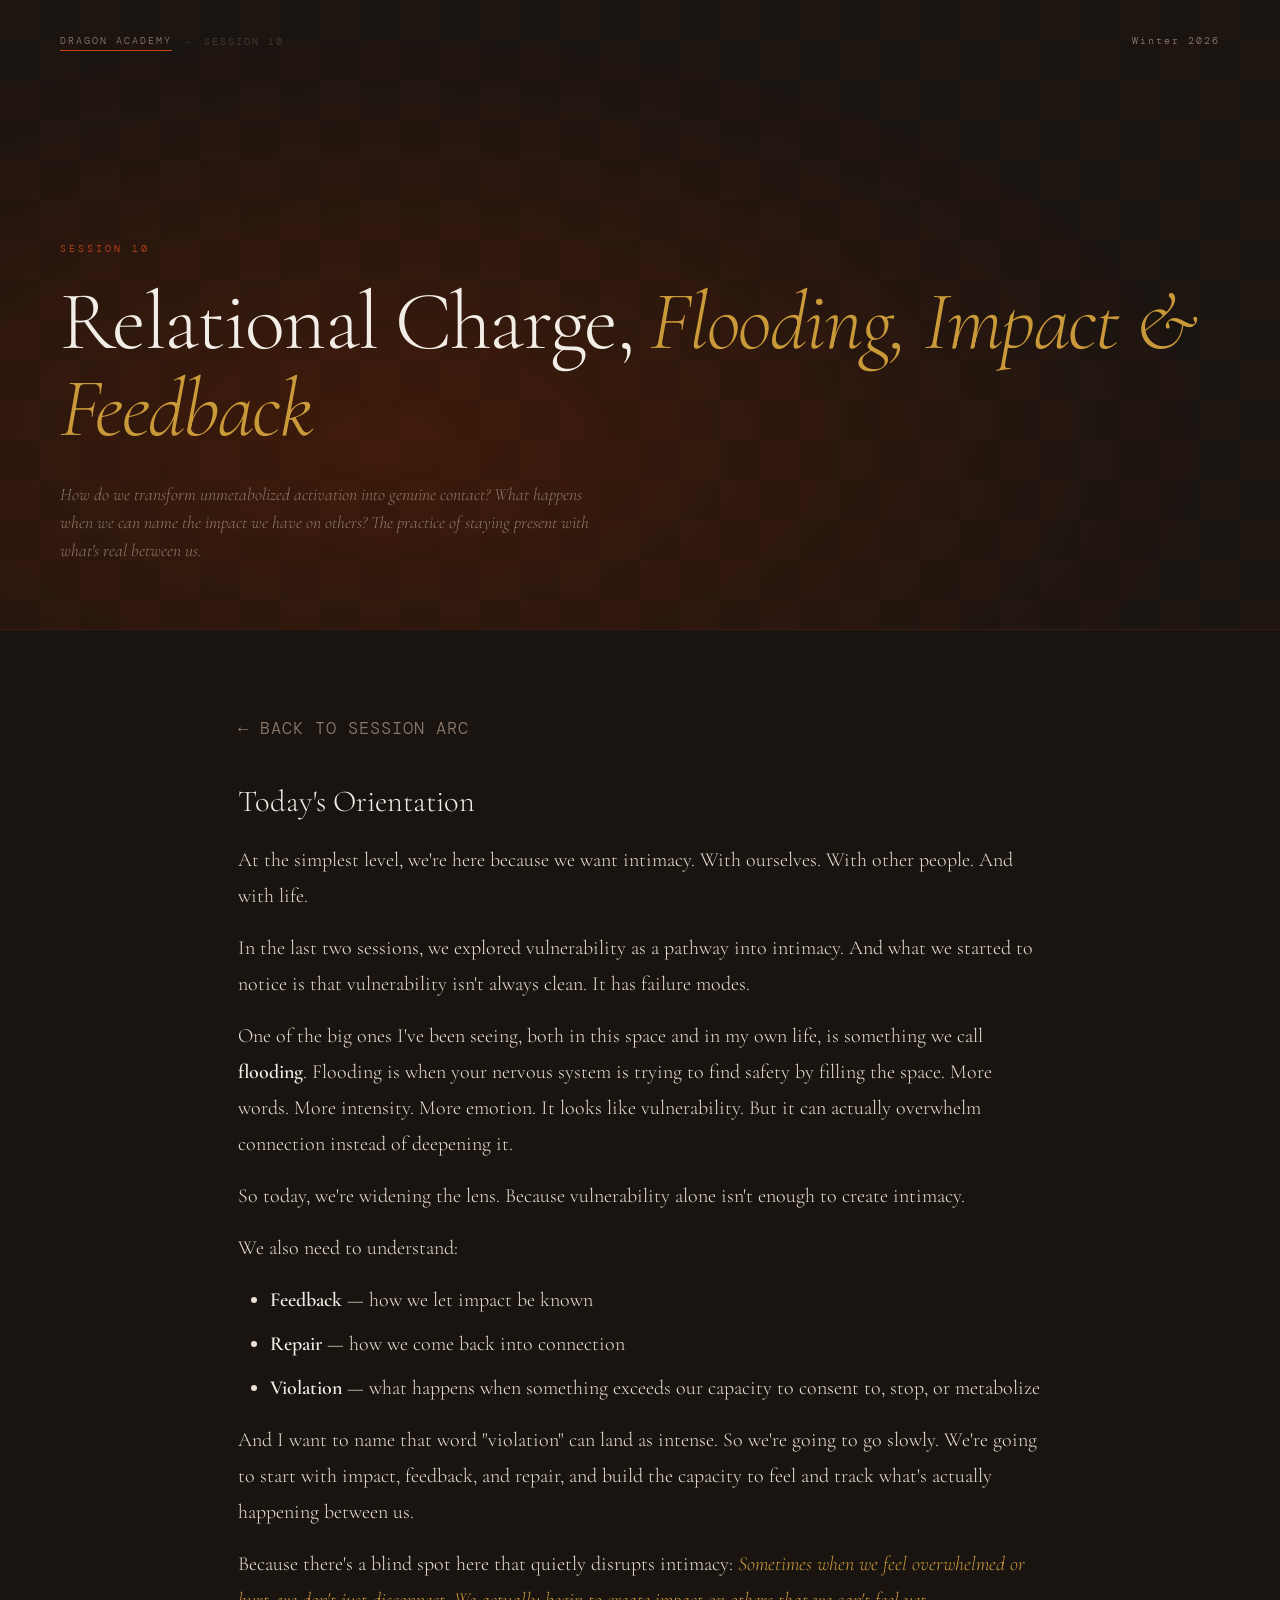
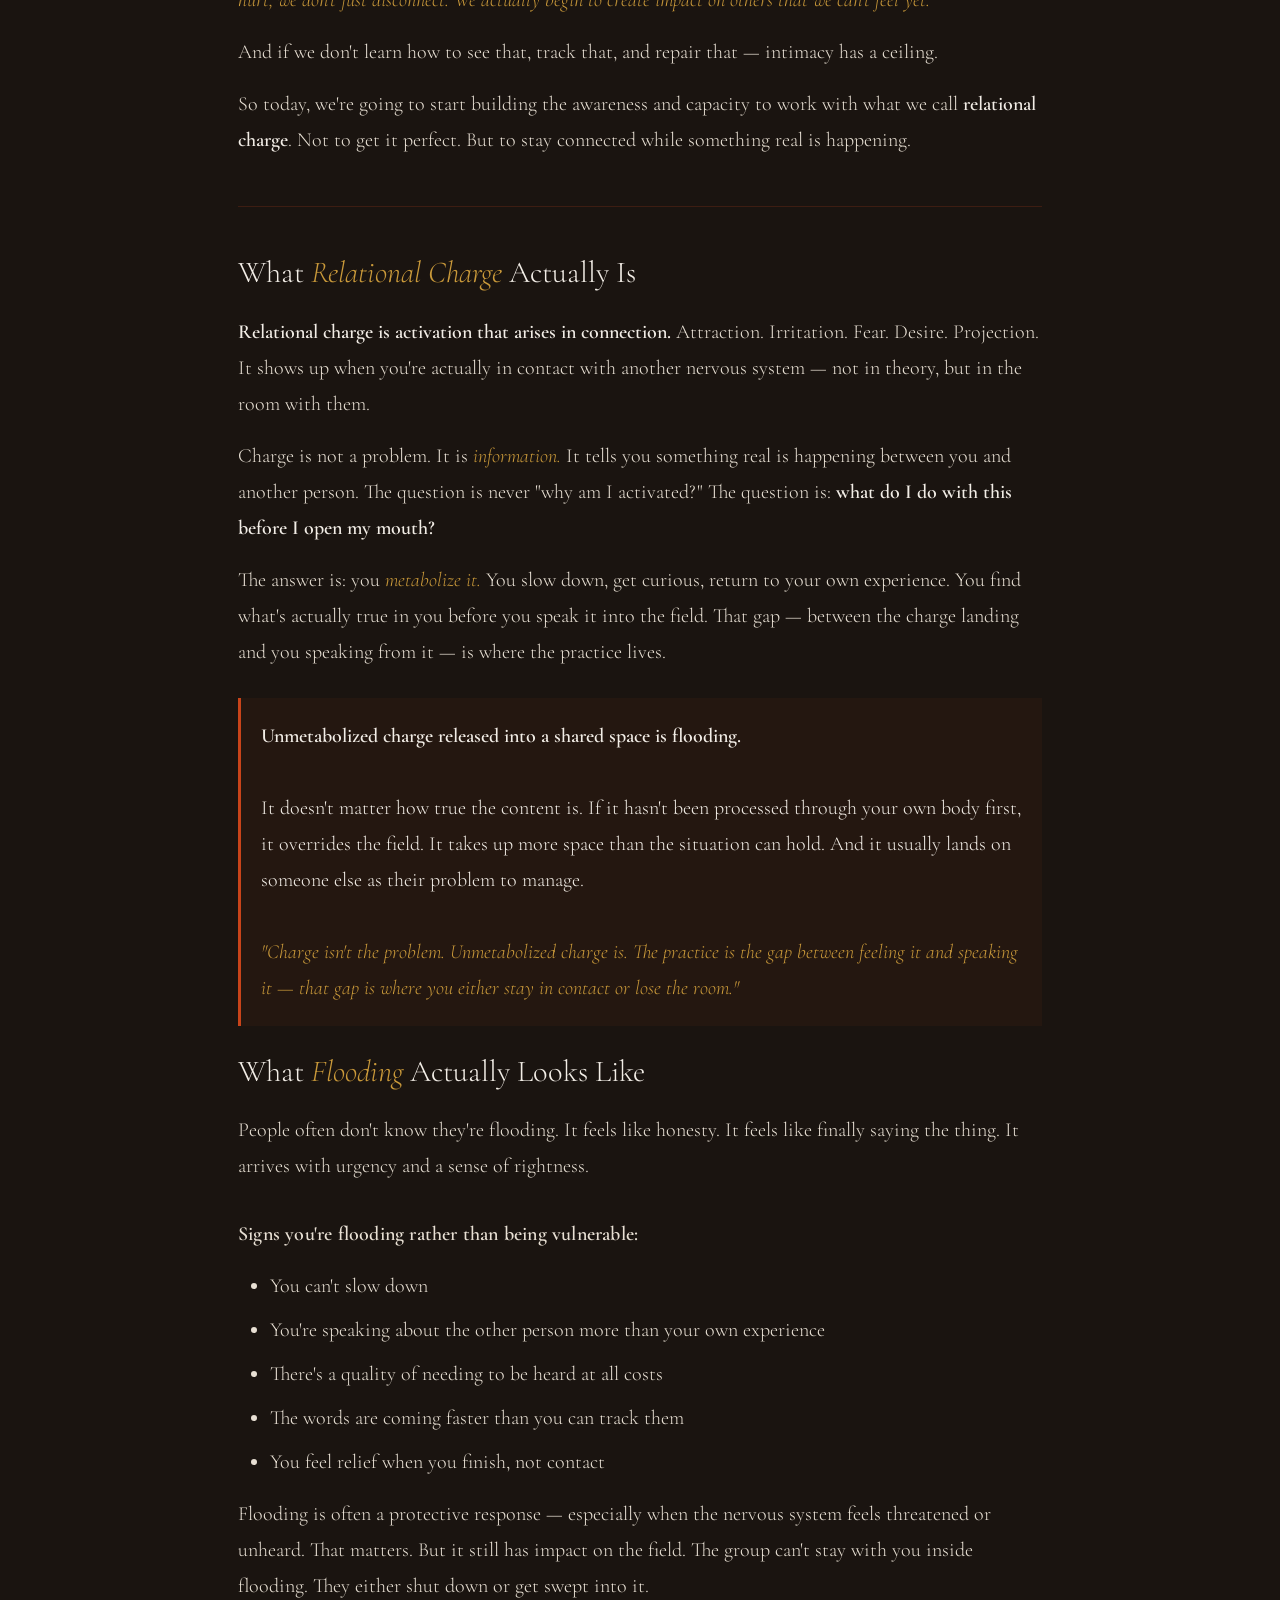
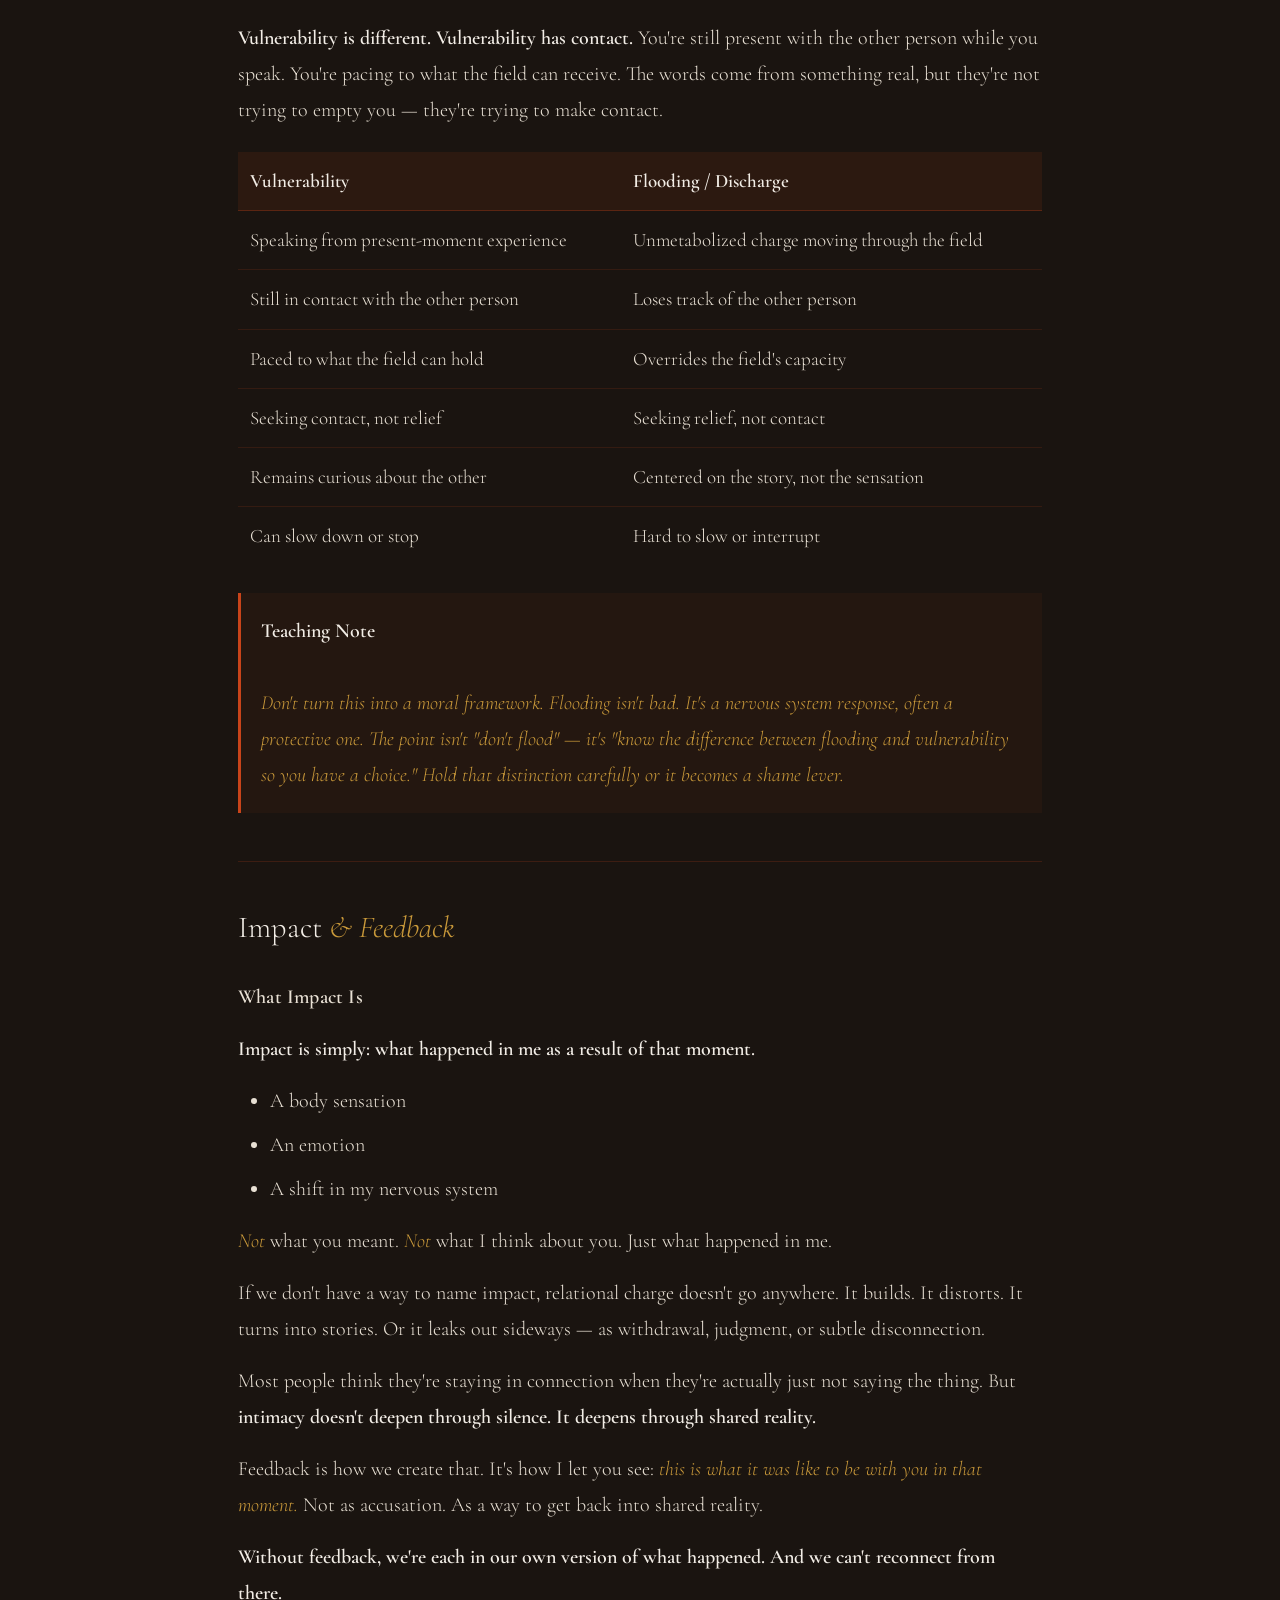
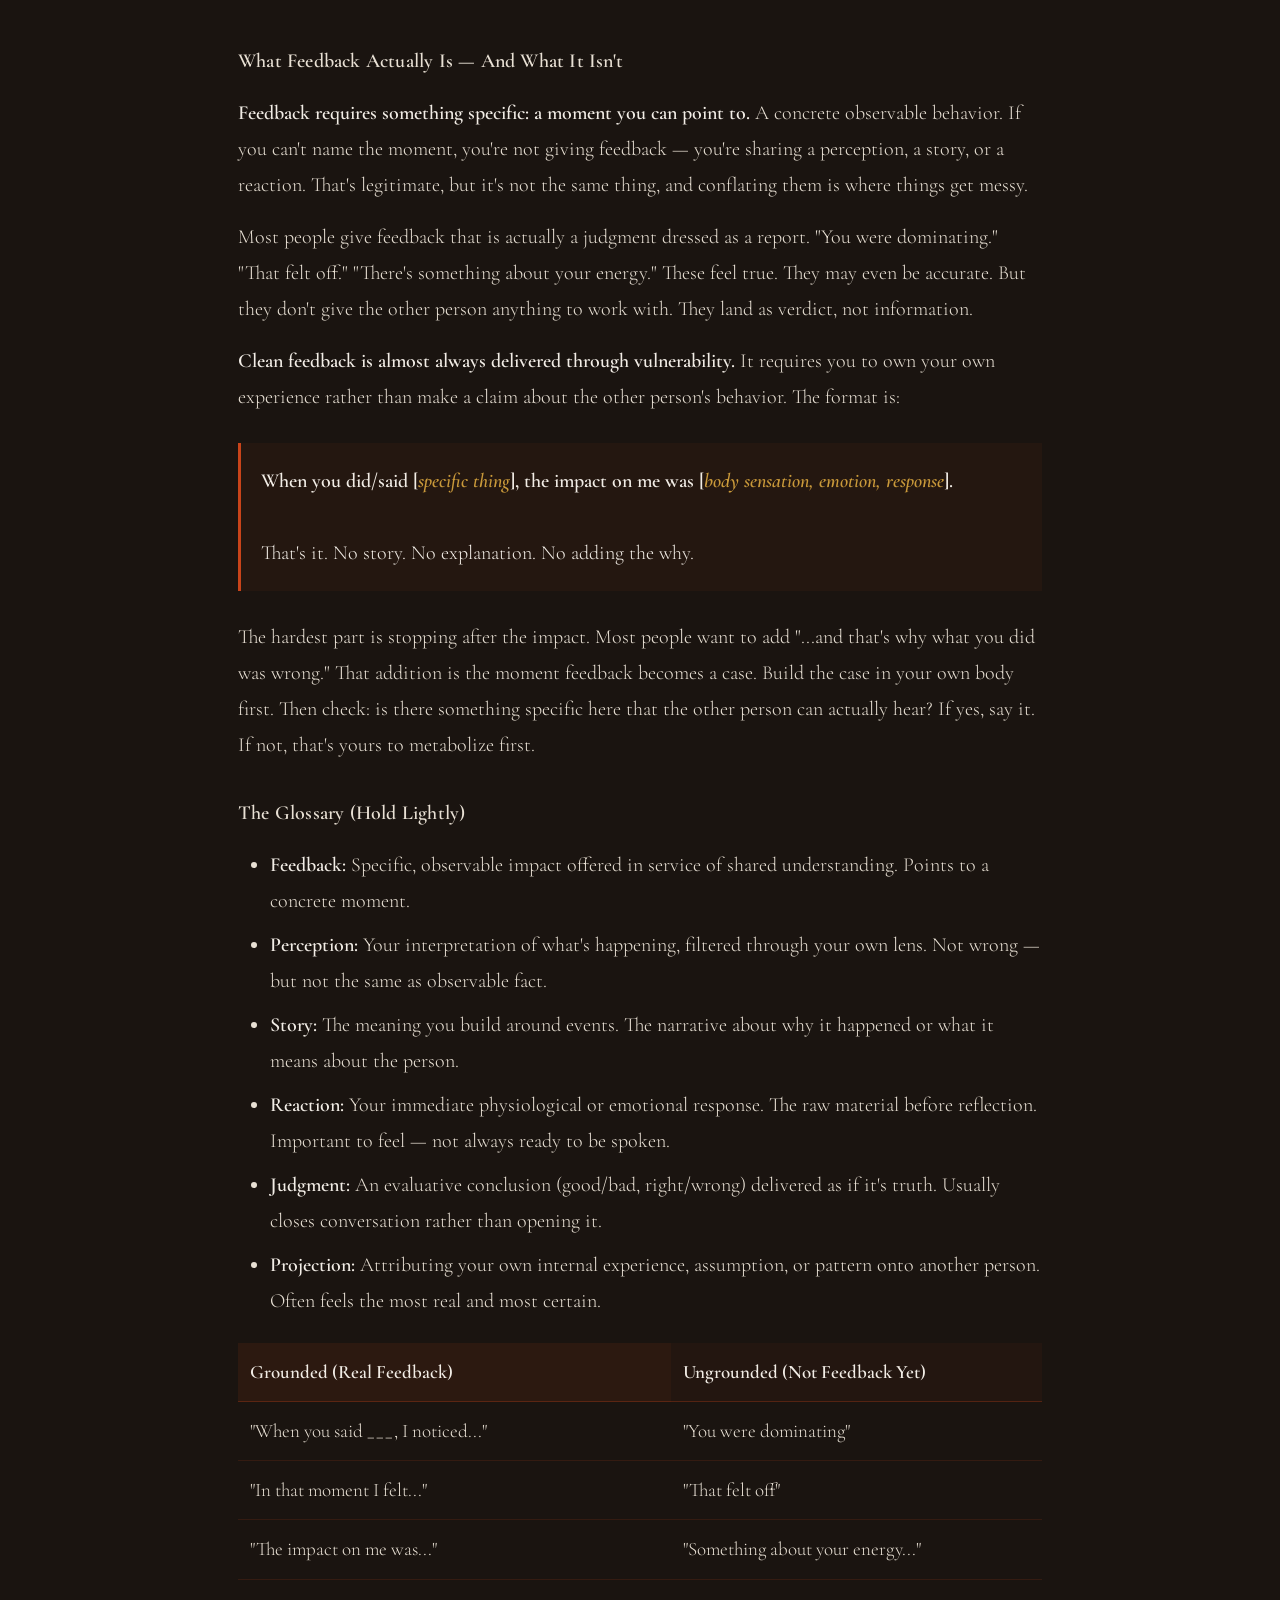
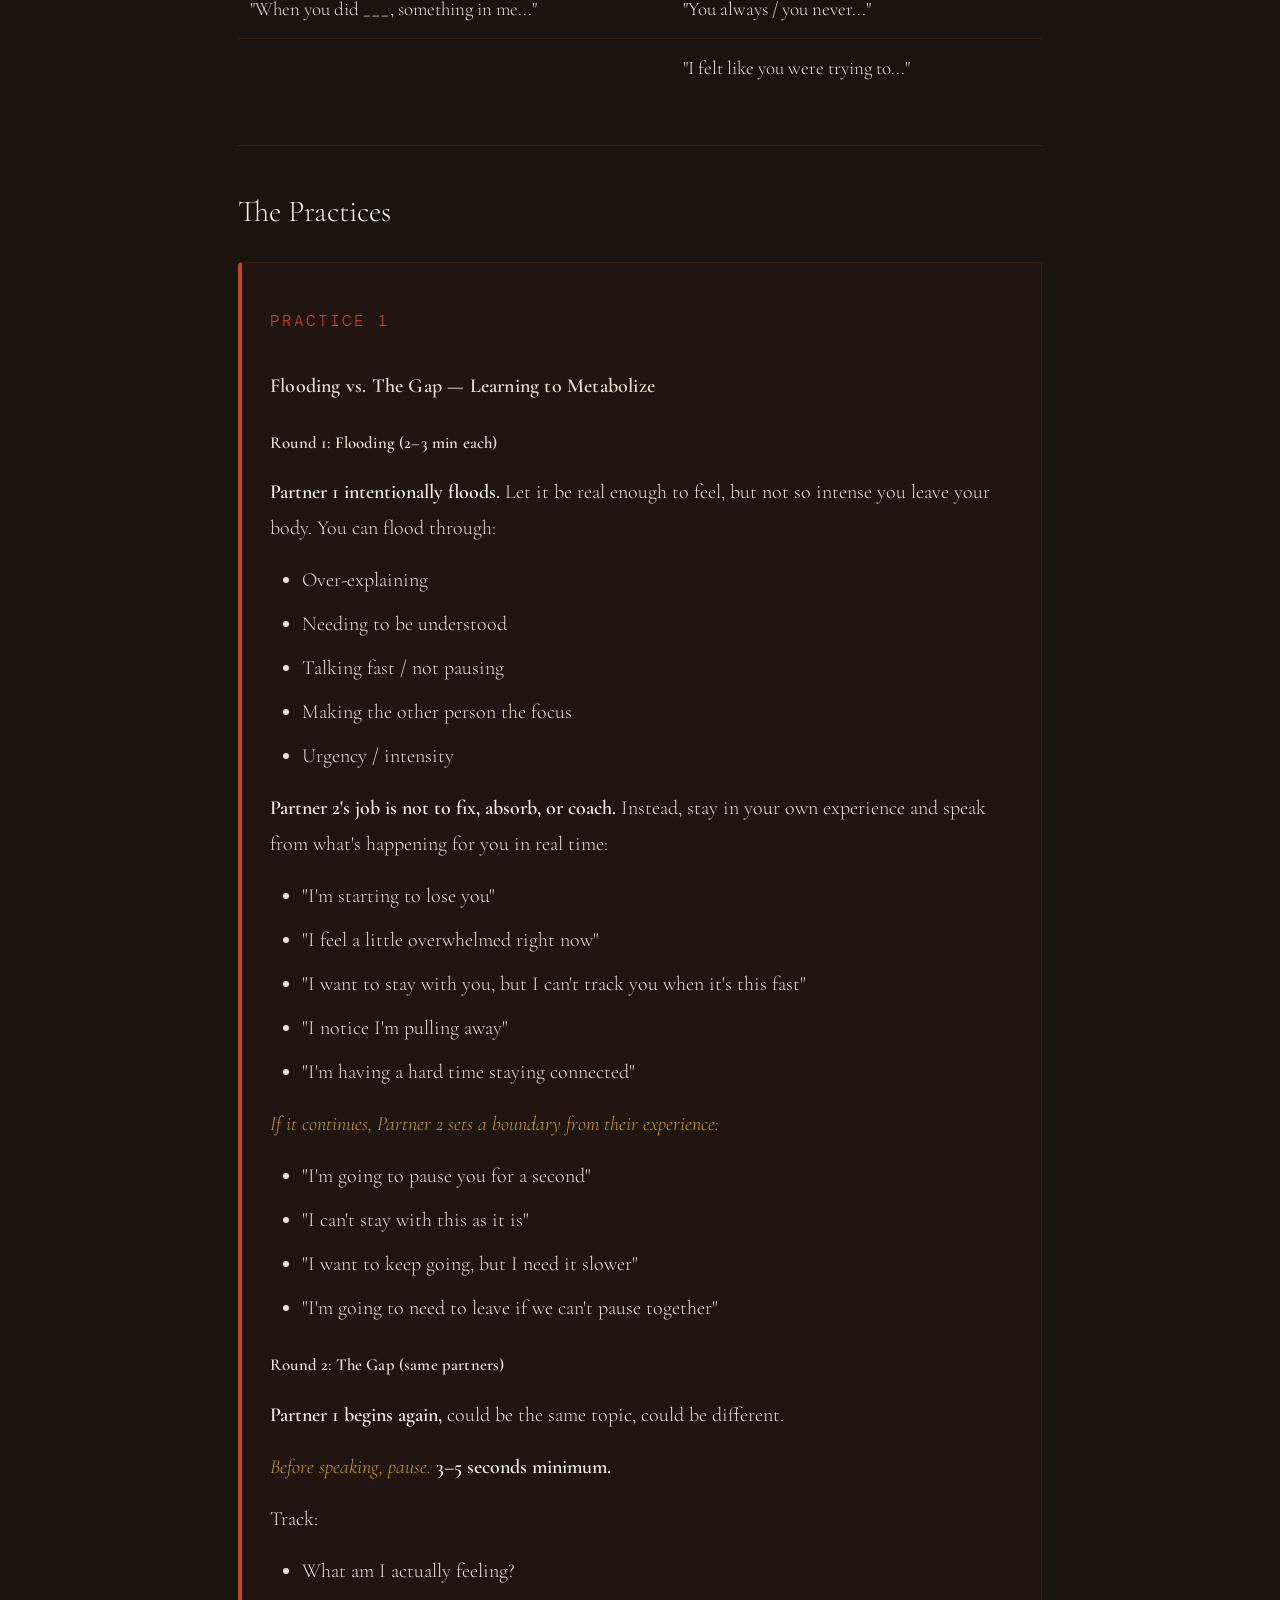
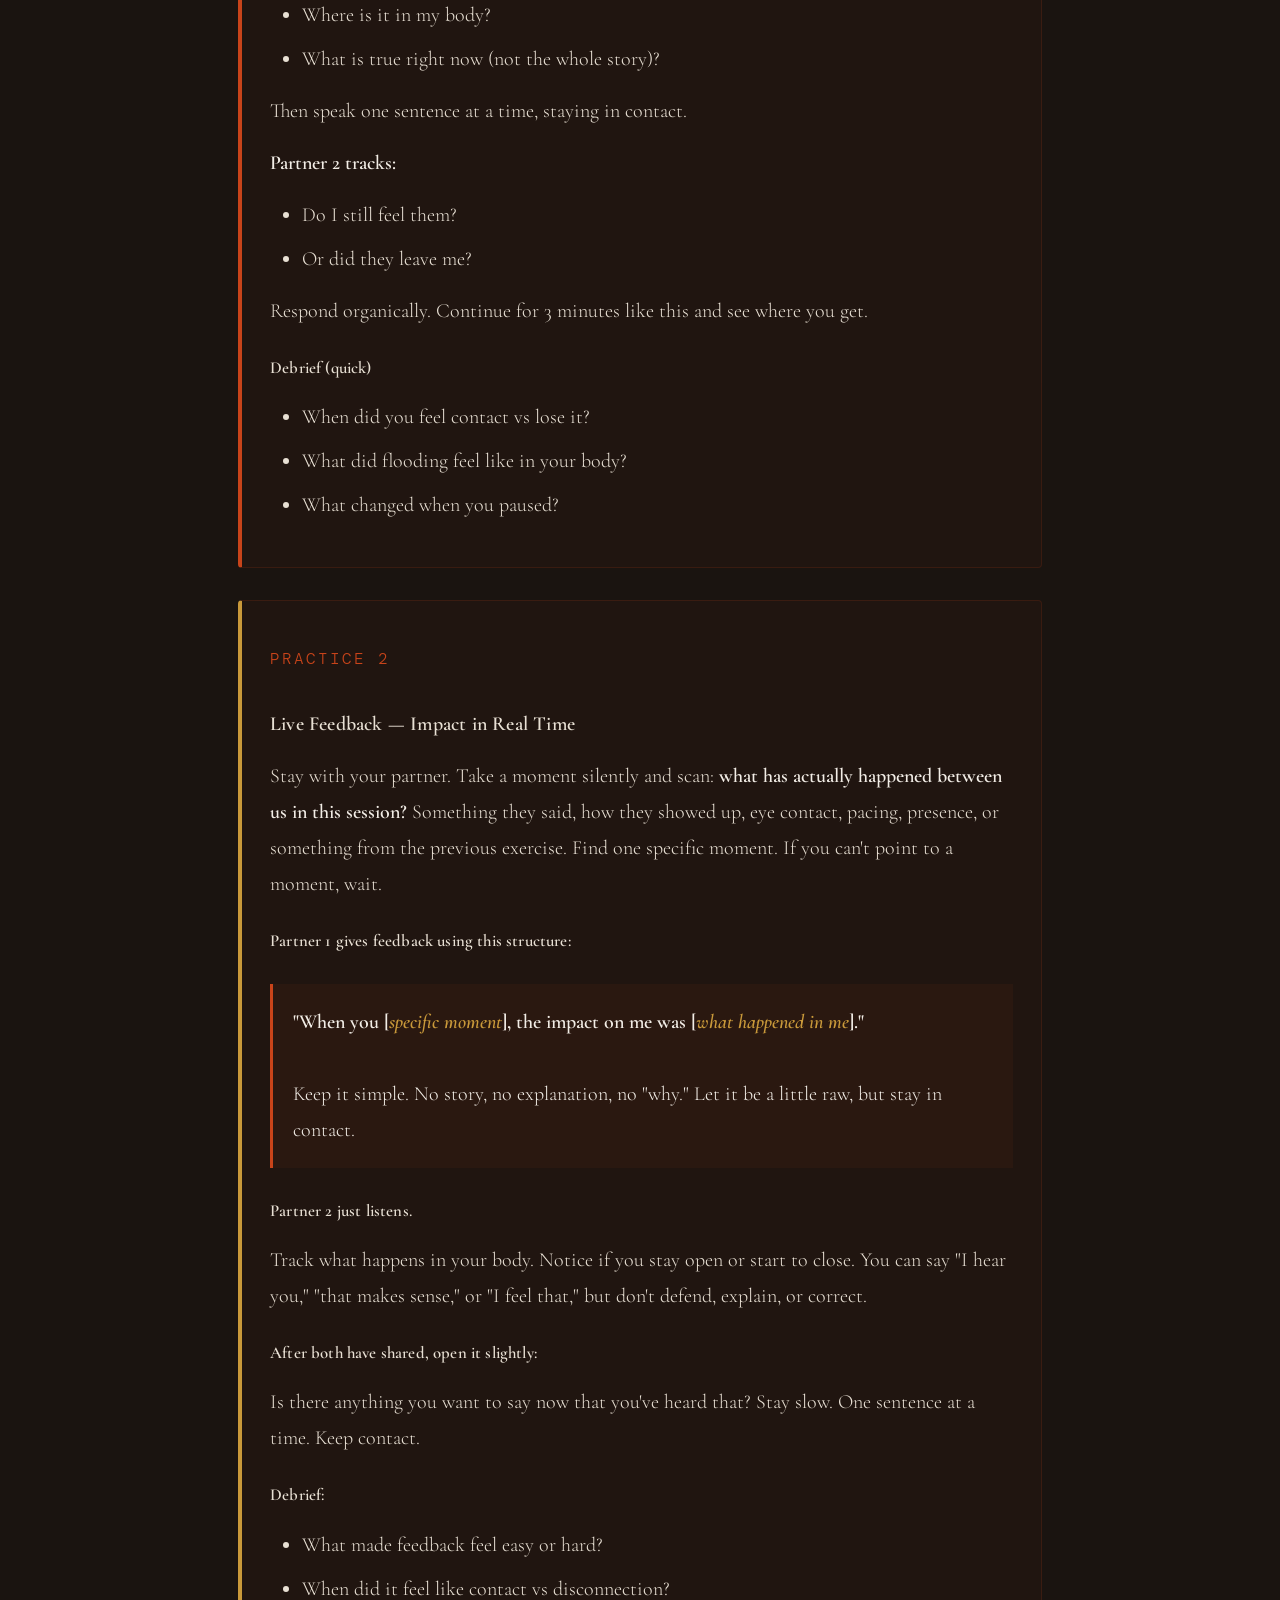
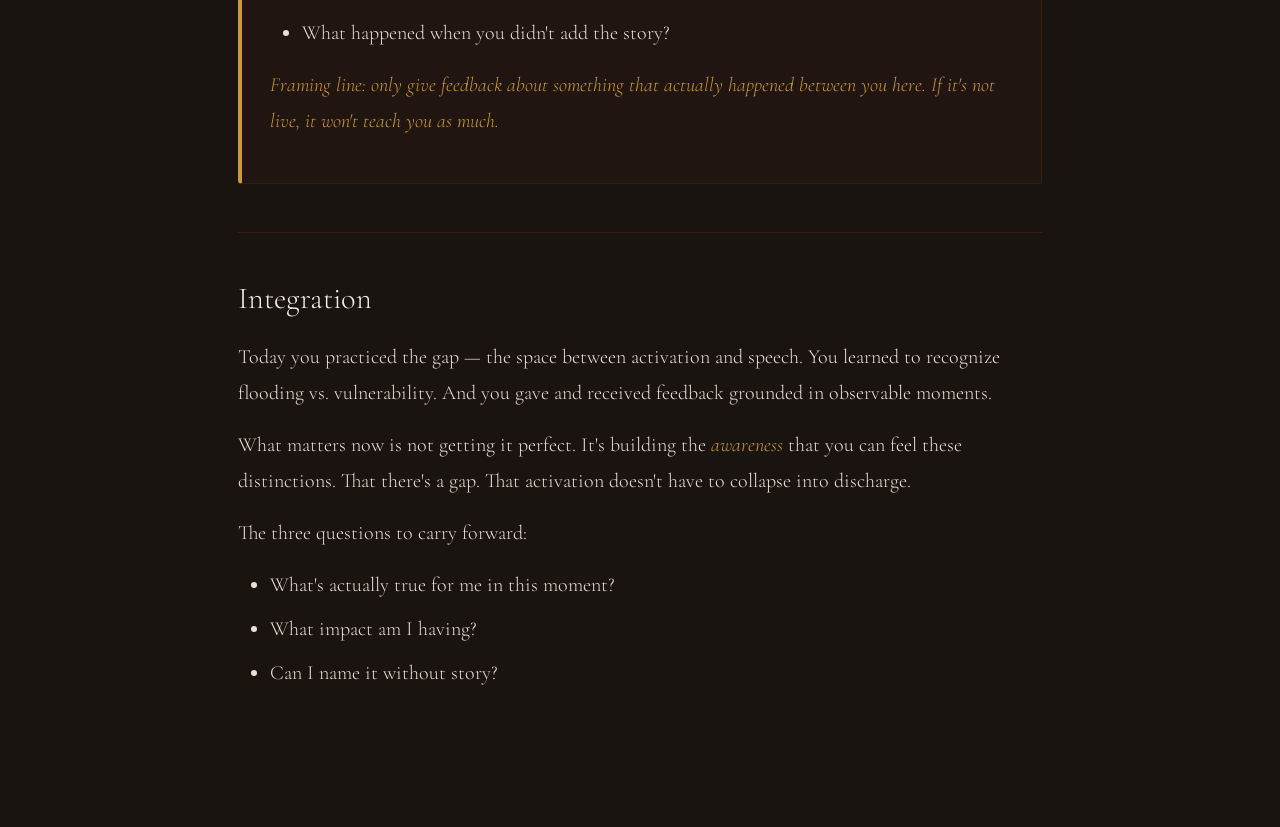
<file: session-10-guide.html>
<!DOCTYPE html>
<html lang="en">
<head>
<meta charset="UTF-8">
<meta name="viewport" content="width=device-width, initial-scale=1.0">
<title>Session 10 · Relational Charge, Flooding, Impact & Feedback · Dragon Academy</title>
<link href="https://fonts.googleapis.com/css2?family=Cormorant+Garamond:ital,wght@0,300;0,400;0,600;1,300;1,400&family=DM+Mono:wght@300;400&display=swap" rel="stylesheet">
<style>
  :root {
    --ember: #c8441a;
    --gold: #c9993a;
    --ash: #e8e0d4;
    --char: #1a1410;
    --warm-mid: #8c7a6a;
    --light-ash: #f2ede6;
    --deep-red: #7a1f0a;
  }

  * { margin: 0; padding: 0; box-sizing: border-box; }

  body {
    background: var(--char);
    color: var(--ash);
    font-family: 'Cormorant Garamond', Georgia, serif;
    font-size: 20px;
    line-height: 1.8;
    font-weight: 300;
  }

  /* ── HERO ── */
  .hero {
    min-height: 70vh;
    display: flex;
    flex-direction: column;
    justify-content: flex-end;
    padding: 80px 60px 64px;
    background: radial-gradient(ellipse at 30% 70%, #3d1a0a 0%, var(--char) 65%);
    position: relative;
    overflow: hidden;
    border-bottom: 1px solid rgba(200,68,26,0.2);
  }

  .hero::before {
    content: '';
    position: absolute;
    inset: 0;
    background: url("data:image/svg+xml,%3Csvg width='80' height='80' viewBox='0 0 80 80' xmlns='http://www.w3.org/2000/svg'%3E%3Cg fill='%23c8441a' fill-opacity='0.03'%3E%3Cpath d='M0 0h40v40H0V0zm40 40h40v40H40V40z'/%3E%3C/g%3E%3C/svg%3E");
  }

  .hero-nav {
    position: absolute;
    top: 32px; left: 60px;
    font-family: 'DM Mono', monospace;
    font-size: 10px;
    letter-spacing: 2px;
    text-transform: uppercase;
    color: var(--warm-mid);
    display: flex;
    gap: 12px;
    align-items: center;
  }

  .hero-nav span { color: rgba(140,122,106,0.4); }

  .hero-session {
    font-family: 'DM Mono', monospace;
    font-size: 10px;
    letter-spacing: 3px;
    text-transform: uppercase;
    color: var(--ember);
    margin-bottom: 20px;
    position: relative;
  }

  .hero h1 {
    font-size: clamp(3rem, 7vw, 5.2rem);
    font-weight: 300;
    line-height: 1.05;
    letter-spacing: -0.02em;
    color: var(--light-ash);
    position: relative;
    margin-bottom: 28px;
  }

  .hero h1 em {
    font-style: italic;
    color: var(--gold);
  }

  .hero-byline {
    font-size: 1.1rem;
    color: var(--warm-mid);
    font-style: italic;
    max-width: 540px;
    position: relative;
    line-height: 1.6;
  }

  .hero-date {
    position: absolute;
    top: 32px; right: 60px;
    font-family: 'DM Mono', monospace;
    font-size: 10px;
    letter-spacing: 2px;
    color: var(--warm-mid);
    text-align: right;
  }

  /* ── BODY ── */
  .body {
    max-width: 900px;
    margin: 0 auto;
    padding: 80px 48px 120px;
  }

  /* ── TYPOGRAPHY ── */
  h2 {
    font-size: 1.9rem;
    font-weight: 300;
    color: var(--light-ash);
    margin-bottom: 22px;
    line-height: 1.2;
  }
  h2 em { font-style: italic; color: var(--gold); }

  h3 {
    font-size: 1.25rem;
    font-weight: 600;
    color: var(--ash);
    margin: 32px 0 12px;
    letter-spacing: 0.01em;
  }

  h4 {
    font-size: 1.05rem;
    font-weight: 600;
    color: var(--ash);
    margin: 24px 0 8px;
    letter-spacing: 0.01em;
  }

  p {
    margin: 16px 0;
    color: var(--ash);
  }

  strong { color: var(--light-ash); font-weight: 600; }
  em { font-style: italic; color: var(--gold); }

  ul, ol { margin: 16px 0 16px 32px; }
  li { margin: 8px 0; }

  a { color: var(--ember); text-decoration: none; border-bottom: 1px solid var(--ember); }
  a:hover { opacity: 0.8; }

  .teaching-box {
    background: rgba(200,68,26,0.06);
    border-left: 3px solid var(--ember);
    padding: 20px;
    margin: 28px 0;
    color: var(--light-ash);
  }

  .teaching-box em { font-style: italic; }

  .comparison-table {
    width: 100%;
    border-collapse: collapse;
    margin: 24px 0;
    font-size: 0.95em;
  }

  .comparison-table th {
    background: rgba(200,68,26,0.1);
    color: var(--light-ash);
    padding: 12px;
    text-align: left;
    font-weight: 600;
    border-bottom: 1px solid rgba(200,68,26,0.3);
  }

  .comparison-table td {
    padding: 12px;
    border-bottom: 1px solid rgba(200,68,26,0.15);
  }

  .comparison-table tr:last-child td {
    border-bottom: none;
  }

  .practice-section {
    background: rgba(200,68,26,0.04);
    border: 1px solid rgba(200,68,26,0.15);
    padding: 28px;
    margin: 32px 0;
    border-radius: 4px;
  }

  .practice-section.practice-1 { border-left: 4px solid var(--ember); }
  .practice-section.practice-2 { border-left: 4px solid var(--gold); }
  .practice-section.practice-3 { border-left: 4px solid var(--warm-mid); }

  .practice-label {
    font-family: 'DM Mono', monospace;
    font-size: 0.8em;
    letter-spacing: 2px;
    text-transform: uppercase;
    color: var(--ember);
    margin-bottom: 8px;
  }

  .back-link {
    display: inline-block;
    margin-bottom: 40px;
    font-family: 'DM Mono', monospace;
    font-size: 0.85em;
    letter-spacing: 1px;
    text-transform: uppercase;
    color: var(--warm-mid);
    text-decoration: none;
    border: none;
  }

  .back-link:hover { color: var(--ember); }
</style>
</head>
<body>

<!-- HERO -->
<div class="hero">
  <div class="hero-nav">
    <a href="index.html" style="color: var(--warm-mid); text-decoration: none;">Dragon Academy</a>
    <span>→</span>
    <span>Session 10</span>
  </div>

  <div class="hero-session">Session 10</div>
  
  <h1>Relational Charge, <em>Flooding, Impact & Feedback</em></h1>
  
  <div class="hero-byline">
    How do we transform unmetabolized activation into genuine contact? What happens when we can name the impact we have on others? The practice of staying present with what's real between us.
  </div>

  <div class="hero-date">Winter 2026</div>
</div>

<!-- BODY -->
<div class="body">

<a href="index.html" class="back-link">← Back to Session Arc</a>

<h2>Today's Orientation</h2>

<p>At the simplest level, we're here because we want intimacy. With ourselves. With other people. And with life.</p>

<p>In the last two sessions, we explored vulnerability as a pathway into intimacy. And what we started to notice is that vulnerability isn't always clean. It has failure modes.</p>

<p>One of the big ones I've been seeing, both in this space and in my own life, is something we call <strong>flooding</strong>. Flooding is when your nervous system is trying to find safety by filling the space. More words. More intensity. More emotion. It looks like vulnerability. But it can actually overwhelm connection instead of deepening it.</p>

<p>So today, we're widening the lens. Because vulnerability alone isn't enough to create intimacy.</p>

<p>We also need to understand:</p>
<ul>
  <li><strong>Feedback</strong> — how we let impact be known</li>
  <li><strong>Repair</strong> — how we come back into connection</li>
  <li><strong>Violation</strong> — what happens when something exceeds our capacity to consent to, stop, or metabolize</li>
</ul>

<p>And I want to name that word "violation" can land as intense. So we're going to go slowly. We're going to start with impact, feedback, and repair, and build the capacity to feel and track what's actually happening between us.</p>

<p>Because there's a blind spot here that quietly disrupts intimacy: <em>Sometimes when we feel overwhelmed or hurt, we don't just disconnect. We actually begin to create impact on others that we can't feel yet.</em></p>

<p>And if we don't learn how to see that, track that, and repair that — intimacy has a ceiling.</p>

<p>So today, we're going to start building the awareness and capacity to work with what we call <strong>relational charge</strong>. Not to get it perfect. But to stay connected while something real is happening.</p>

<hr style="border: none; border-top: 1px solid rgba(200,68,26,0.2); margin: 48px 0;">

<h2>What <em>Relational Charge</em> Actually Is</h2>

<p><strong>Relational charge is activation that arises in connection.</strong> Attraction. Irritation. Fear. Desire. Projection. It shows up when you're actually in contact with another nervous system — not in theory, but in the room with them.</p>

<p>Charge is not a problem. It is <em>information.</em> It tells you something real is happening between you and another person. The question is never "why am I activated?" The question is: <strong>what do I do with this before I open my mouth?</strong></p>

<p>The answer is: you <em>metabolize it.</em> You slow down, get curious, return to your own experience. You find what's actually true in you before you speak it into the field. That gap — between the charge landing and you speaking from it — is where the practice lives.</p>

<div class="teaching-box">
  <strong>Unmetabolized charge released into a shared space is flooding.</strong><br><br>
  It doesn't matter how true the content is. If it hasn't been processed through your own body first, it overrides the field. It takes up more space than the situation can hold. And it usually lands on someone else as their problem to manage.<br><br>
  <em>"Charge isn't the problem. Unmetabolized charge is. The practice is the gap between feeling it and speaking it — that gap is where you either stay in contact or lose the room."</em>
</div>

<h2>What <em>Flooding</em> Actually Looks Like</h2>

<p>People often don't know they're flooding. It feels like honesty. It feels like finally saying the thing. It arrives with urgency and a sense of rightness.</p>

<h3>Signs you're flooding rather than being vulnerable:</h3>
<ul>
  <li>You can't slow down</li>
  <li>You're speaking about the other person more than your own experience</li>
  <li>There's a quality of needing to be heard at all costs</li>
  <li>The words are coming faster than you can track them</li>
  <li>You feel relief when you finish, not contact</li>
</ul>

<p>Flooding is often a protective response — especially when the nervous system feels threatened or unheard. That matters. But it still has impact on the field. The group can't stay with you inside flooding. They either shut down or get swept into it.</p>

<p><strong>Vulnerability is different. Vulnerability has contact.</strong> You're still present with the other person while you speak. You're pacing to what the field can receive. The words come from something real, but they're not trying to empty you — they're trying to make contact.</p>

<table class="comparison-table">
  <tr>
    <th>Vulnerability</th>
    <th>Flooding / Discharge</th>
  </tr>
  <tr>
    <td>Speaking from present-moment experience</td>
    <td>Unmetabolized charge moving through the field</td>
  </tr>
  <tr>
    <td>Still in contact with the other person</td>
    <td>Loses track of the other person</td>
  </tr>
  <tr>
    <td>Paced to what the field can hold</td>
    <td>Overrides the field's capacity</td>
  </tr>
  <tr>
    <td>Seeking contact, not relief</td>
    <td>Seeking relief, not contact</td>
  </tr>
  <tr>
    <td>Remains curious about the other</td>
    <td>Centered on the story, not the sensation</td>
  </tr>
  <tr>
    <td>Can slow down or stop</td>
    <td>Hard to slow or interrupt</td>
  </tr>
</table>

<div class="teaching-box">
  <strong>Teaching Note</strong><br><br>
  <em>Don't turn this into a moral framework. Flooding isn't bad. It's a nervous system response, often a protective one. The point isn't "don't flood" — it's "know the difference between flooding and vulnerability so you have a choice." Hold that distinction carefully or it becomes a shame lever.</em>
</div>

<hr style="border: none; border-top: 1px solid rgba(200,68,26,0.2); margin: 48px 0;">

<h2>Impact <em>& Feedback</em></h2>

<h3>What Impact Is</h3>

<p><strong>Impact is simply: what happened in me as a result of that moment.</strong></p>
<ul>
  <li>A body sensation</li>
  <li>An emotion</li>
  <li>A shift in my nervous system</li>
</ul>

<p><em>Not</em> what you meant. <em>Not</em> what I think about you. Just what happened in me.</p>

<p>If we don't have a way to name impact, relational charge doesn't go anywhere. It builds. It distorts. It turns into stories. Or it leaks out sideways — as withdrawal, judgment, or subtle disconnection.</p>

<p>Most people think they're staying in connection when they're actually just not saying the thing. But <strong>intimacy doesn't deepen through silence. It deepens through shared reality.</strong></p>

<p>Feedback is how we create that. It's how I let you see: <em>this is what it was like to be with you in that moment.</em> Not as accusation. As a way to get back into shared reality.</p>

<p><strong>Without feedback, we're each in our own version of what happened. And we can't reconnect from there.</strong></p>

<h3>What Feedback Actually Is — And What It Isn't</h3>

<p><strong>Feedback requires something specific: a moment you can point to.</strong> A concrete observable behavior. If you can't name the moment, you're not giving feedback — you're sharing a perception, a story, or a reaction. That's legitimate, but it's not the same thing, and conflating them is where things get messy.</p>

<p>Most people give feedback that is actually a judgment dressed as a report. "You were dominating." "That felt off." "There's something about your energy." These feel true. They may even be accurate. But they don't give the other person anything to work with. They land as verdict, not information.</p>

<p><strong>Clean feedback is almost always delivered through vulnerability.</strong> It requires you to own your own experience rather than make a claim about the other person's behavior. The format is:</p>

<div class="teaching-box">
  <strong>When you did/said [<em>specific thing</em>], the impact on me was [<em>body sensation, emotion, response</em>].</strong><br><br>
  That's it. No story. No explanation. No adding the why.
</div>

<p>The hardest part is stopping after the impact. Most people want to add "...and that's why what you did was wrong." That addition is the moment feedback becomes a case. Build the case in your own body first. Then check: is there something specific here that the other person can actually hear? If yes, say it. If not, that's yours to metabolize first.</p>

<h3>The Glossary (Hold Lightly)</h3>

<ul>
  <li><strong>Feedback:</strong> Specific, observable impact offered in service of shared understanding. Points to a concrete moment.</li>
  <li><strong>Perception:</strong> Your interpretation of what's happening, filtered through your own lens. Not wrong — but not the same as observable fact.</li>
  <li><strong>Story:</strong> The meaning you build around events. The narrative about why it happened or what it means about the person.</li>
  <li><strong>Reaction:</strong> Your immediate physiological or emotional response. The raw material before reflection. Important to feel — not always ready to be spoken.</li>
  <li><strong>Judgment:</strong> An evaluative conclusion (good/bad, right/wrong) delivered as if it's truth. Usually closes conversation rather than opening it.</li>
  <li><strong>Projection:</strong> Attributing your own internal experience, assumption, or pattern onto another person. Often feels the most real and most certain.</li>
</ul>

<table class="comparison-table">
  <tr>
    <th style="background: rgba(200,68,26,0.1);">Grounded (Real Feedback)</th>
    <th style="background: rgba(200,68,26,0.05);">Ungrounded (Not Feedback Yet)</th>
  </tr>
  <tr>
    <td>"When you said ___, I noticed..."</td>
    <td>"You were dominating"</td>
  </tr>
  <tr>
    <td>"In that moment I felt..."</td>
    <td>"That felt off"</td>
  </tr>
  <tr>
    <td>"The impact on me was..."</td>
    <td>"Something about your energy..."</td>
  </tr>
  <tr>
    <td>"When you did ___, something in me..."</td>
    <td>"You always / you never..."</td>
  </tr>
  <tr>
    <td> </td>
    <td>"I felt like you were trying to..."</td>
  </tr>
</table>

<hr style="border: none; border-top: 1px solid rgba(200,68,26,0.2); margin: 48px 0;">

<h2>The Practices</h2>

<div class="practice-section practice-1">
  <p class="practice-label">Practice 1</p>
  <h3>Flooding vs. The Gap — Learning to Metabolize</h3>
  
  <h4>Round 1: Flooding (2–3 min each)</h4>
  
  <p><strong>Partner 1 intentionally floods.</strong> Let it be real enough to feel, but not so intense you leave your body. You can flood through:</p>
  <ul>
    <li>Over-explaining</li>
    <li>Needing to be understood</li>
    <li>Talking fast / not pausing</li>
    <li>Making the other person the focus</li>
    <li>Urgency / intensity</li>
  </ul>

  <p><strong>Partner 2's job is not to fix, absorb, or coach.</strong> Instead, stay in your own experience and speak from what's happening for you in real time:</p>
  <ul>
    <li>"I'm starting to lose you"</li>
    <li>"I feel a little overwhelmed right now"</li>
    <li>"I want to stay with you, but I can't track you when it's this fast"</li>
    <li>"I notice I'm pulling away"</li>
    <li>"I'm having a hard time staying connected"</li>
  </ul>

  <p><em>If it continues, Partner 2 sets a boundary from their experience:</em></p>
  <ul>
    <li>"I'm going to pause you for a second"</li>
    <li>"I can't stay with this as it is"</li>
    <li>"I want to keep going, but I need it slower"</li>
    <li>"I'm going to need to leave if we can't pause together"</li>
  </ul>

  <h4>Round 2: The Gap (same partners)</h4>
  
  <p><strong>Partner 1 begins again,</strong> could be the same topic, could be different.</p>
  
  <p><em>Before speaking, pause.</em> <strong>3–5 seconds minimum.</strong></p>
  
  <p>Track:</p>
  <ul>
    <li>What am I actually feeling?</li>
    <li>Where is it in my body?</li>
    <li>What is true right now (not the whole story)?</li>
  </ul>

  <p>Then speak one sentence at a time, staying in contact.</p>

  <p><strong>Partner 2 tracks:</strong></p>
  <ul>
    <li>Do I still feel them?</li>
    <li>Or did they leave me?</li>
  </ul>

  <p>Respond organically. Continue for 3 minutes like this and see where you get.</p>

  <h4>Debrief (quick)</h4>
  <ul>
    <li>When did you feel contact vs lose it?</li>
    <li>What did flooding feel like in your body?</li>
    <li>What changed when you paused?</li>
  </ul>
</div>

<div class="practice-section practice-2">
  <p class="practice-label">Practice 2</p>
  <h3>Live Feedback — Impact in Real Time</h3>
  
  <p>Stay with your partner. Take a moment silently and scan: <strong>what has actually happened between us in this session?</strong> Something they said, how they showed up, eye contact, pacing, presence, or something from the previous exercise. Find one specific moment. If you can't point to a moment, wait.</p>

  <h4>Partner 1 gives feedback using this structure:</h4>
  
  <div class="teaching-box">
    <strong>"When you [<em>specific moment</em>], the impact on me was [<em>what happened in me</em>]."</strong><br><br>
    Keep it simple. No story, no explanation, no "why." Let it be a little raw, but stay in contact.
  </div>

  <h4>Partner 2 just listens.</h4>
  
  <p>Track what happens in your body. Notice if you stay open or start to close. You can say "I hear you," "that makes sense," or "I feel that," but don't defend, explain, or correct.</p>

  <h4>After both have shared, open it slightly:</h4>
  
  <p>Is there anything you want to say now that you've heard that? Stay slow. One sentence at a time. Keep contact.</p>

  <h4>Debrief:</h4>
  <ul>
    <li>What made feedback feel easy or hard?</li>
    <li>When did it feel like contact vs disconnection?</li>
    <li>What happened when you didn't add the story?</li>
  </ul>

  <p><em>Framing line: only give feedback about something that actually happened between you here. If it's not live, it won't teach you as much.</em></p>
</div>

<hr style="border: none; border-top: 1px solid rgba(200,68,26,0.2); margin: 48px 0;">

<h2>Integration</h2>

<p>Today you practiced the gap — the space between activation and speech. You learned to recognize flooding vs. vulnerability. And you gave and received feedback grounded in observable moments.</p>

<p>What matters now is not getting it perfect. It's building the <em>awareness</em> that you can feel these distinctions. That there's a gap. That activation doesn't have to collapse into discharge.</p>

<p>The three questions to carry forward:</p>
<ul>
  <li>What's actually true for me in this moment?</li>
  <li>What impact am I having?</li>
  <li>Can I name it without story?</li>
</ul>

</div>

</body>
</html>
</file>
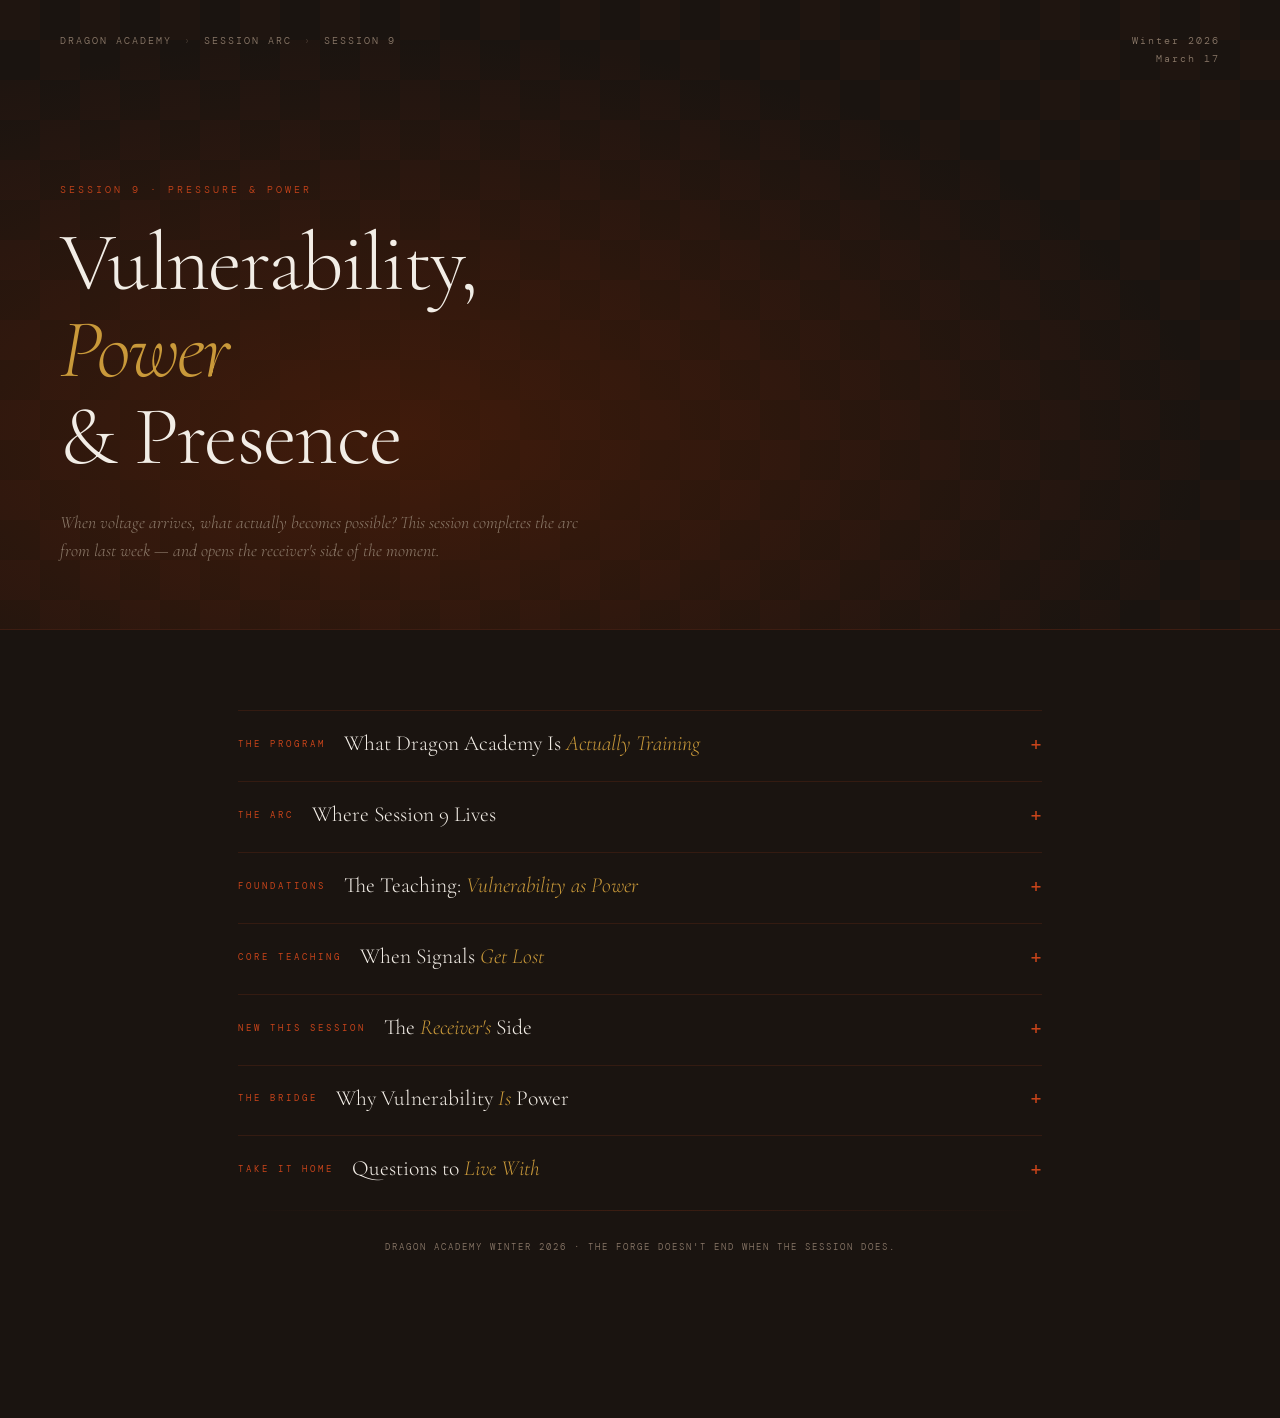
<file: session-9-guide.html>
<!DOCTYPE html>
<html lang="en">
<head>
<meta charset="UTF-8">
<meta name="viewport" content="width=device-width, initial-scale=1.0">
<title>Session 9 · Vulnerability, Power & Presence · Dragon Academy</title>
<link href="https://fonts.googleapis.com/css2?family=Cormorant+Garamond:ital,wght@0,300;0,400;0,600;1,300;1,400&family=DM+Mono:wght@300;400&display=swap" rel="stylesheet">
<style>
  :root {
    --ember: #c8441a;
    --gold: #c9993a;
    --ash: #e8e0d4;
    --char: #1a1410;
    --warm-mid: #8c7a6a;
    --light-ash: #f2ede6;
    --deep-red: #7a1f0a;
  }

  * { margin: 0; padding: 0; box-sizing: border-box; }

  body {
    background: var(--char);
    color: var(--ash);
    font-family: 'Cormorant Garamond', Georgia, serif;
    font-size: 20px;
    line-height: 1.8;
    font-weight: 300;
  }

  /* ── HERO ── */
  .hero {
    min-height: 70vh;
    display: flex;
    flex-direction: column;
    justify-content: flex-end;
    padding: 80px 60px 64px;
    background: radial-gradient(ellipse at 30% 70%, #3d1a0a 0%, var(--char) 65%);
    position: relative;
    overflow: hidden;
    border-bottom: 1px solid rgba(200,68,26,0.2);
  }

  .hero::before {
    content: '';
    position: absolute;
    inset: 0;
    background: url("data:image/svg+xml,%3Csvg width='80' height='80' viewBox='0 0 80 80' xmlns='http://www.w3.org/2000/svg'%3E%3Cg fill='%23c8441a' fill-opacity='0.03'%3E%3Cpath d='M0 0h40v40H0V0zm40 40h40v40H40V40z'/%3E%3C/g%3E%3C/svg%3E");
  }

  .hero-nav {
    position: absolute;
    top: 32px; left: 60px;
    font-family: 'DM Mono', monospace;
    font-size: 10px;
    letter-spacing: 2px;
    text-transform: uppercase;
    color: var(--warm-mid);
    display: flex;
    gap: 12px;
    align-items: center;
  }

  .hero-nav span { color: rgba(140,122,106,0.4); }

  .hero-session {
    font-family: 'DM Mono', monospace;
    font-size: 10px;
    letter-spacing: 3px;
    text-transform: uppercase;
    color: var(--ember);
    margin-bottom: 20px;
    position: relative;
  }

  .hero h1 {
    font-size: clamp(3rem, 7vw, 5.2rem);
    font-weight: 300;
    line-height: 1.05;
    letter-spacing: -0.02em;
    color: var(--light-ash);
    position: relative;
    margin-bottom: 28px;
  }

  .hero h1 em {
    font-style: italic;
    color: var(--gold);
  }

  .hero-byline {
    font-size: 1.1rem;
    color: var(--warm-mid);
    font-style: italic;
    max-width: 540px;
    position: relative;
    line-height: 1.6;
  }

  .hero-date {
    position: absolute;
    top: 32px; right: 60px;
    font-family: 'DM Mono', monospace;
    font-size: 10px;
    letter-spacing: 2px;
    color: var(--warm-mid);
    text-align: right;
  }

  /* ── BODY ── */
  .body {
    max-width: 900px;
    margin: 0 auto;
    padding: 80px 48px 120px;
  }

  /* ── COLLAPSIBLE ── */
  .block { margin-bottom: 8px; }

  .block-toggle {
    width: 100%;
    background: none;
    border: none;
    border-top: 1px solid rgba(200,68,26,0.15);
    padding: 20px 0 16px;
    cursor: pointer;
    display: flex;
    align-items: center;
    justify-content: space-between;
    text-align: left;
    transition: border-color 0.2s;
    gap: 16px;
  }

  .block-toggle:hover { border-color: rgba(200,68,26,0.4); }
  .block-toggle.open { border-color: var(--ember); }

  .toggle-inner { display: flex; align-items: center; gap: 18px; }

  .block-tag {
    font-family: 'DM Mono', monospace;
    font-size: 9px;
    letter-spacing: 3px;
    text-transform: uppercase;
    color: var(--ember);
    white-space: nowrap;
    flex-shrink: 0;
  }

  .block-title {
    font-family: 'Cormorant Garamond', serif;
    font-size: 1.35rem;
    font-weight: 300;
    color: var(--light-ash);
    line-height: 1.2;
  }

  .block-title em { font-style: italic; color: var(--gold); }

  .toggle-plus {
    font-family: 'DM Mono', monospace;
    font-size: 20px;
    color: var(--ember);
    flex-shrink: 0;
    transition: transform 0.3s ease;
    line-height: 1;
  }

  .block-toggle.open .toggle-plus { transform: rotate(45deg); }

  .block-body {
    display: none;
    padding: 24px 0 44px;
    animation: slideIn 0.22s ease;
  }

  .block-body.open { display: block; }

  @keyframes slideIn {
    from { opacity: 0; transform: translateY(-8px); }
    to { opacity: 1; transform: translateY(0); }
  }

  /* ── TYPOGRAPHY ── */
  h2 {
    font-size: 1.9rem;
    font-weight: 300;
    color: var(--light-ash);
    margin-bottom: 22px;
    line-height: 1.2;
  }
  h2 em { font-style: italic; color: var(--gold); }

  h3 {
    font-size: 1.25rem;
    font-weight: 600;
    color: var(--ash);
    margin: 32px 0 12px;
    letter-spacing: 0.01em;
  }

  h4 {
    font-family: 'DM Mono', monospace;
    font-size: 11px;
    letter-spacing: 2px;
    text-transform: uppercase;
    color: var(--gold);
    margin: 24px 0 10px;
  }

  p { margin-bottom: 18px; color: var(--ash); font-size: 1.1rem; }

  p.intro {
    font-size: 1.35rem;
    font-style: italic;
    color: var(--light-ash);
    line-height: 1.65;
    margin-bottom: 28px;
  }

  ul, ol { padding-left: 22px; margin-bottom: 18px; }
  ul li, ol li {
    margin-bottom: 10px;
    color: var(--ash);
    font-size: 0.95rem;
    line-height: 1.7;
  }

  strong { color: var(--light-ash); font-weight: 600; }

  /* ── VERSE ── */
  .verse {
    border-left: 2px solid var(--ember);
    padding: 20px 28px;
    margin: 32px 0;
    background: rgba(200,68,26,0.04);
  }
  .verse p {
    font-style: italic;
    font-size: 1.25rem;
    color: var(--light-ash);
    margin-bottom: 4px;
    line-height: 1.5;
  }
  .verse p:last-child { margin-bottom: 0; }

  /* ── PULL QUOTE ── */
  .pullquote {
    font-size: 1.6rem;
    font-style: italic;
    font-weight: 300;
    line-height: 1.35;
    color: var(--light-ash);
    text-align: center;
    padding: 40px 32px;
    margin: 40px 0;
  }
  .pullquote::before, .pullquote::after {
    content: '';
    display: block;
    width: 36px; height: 1px;
    background: var(--ember);
    margin: 0 auto 20px;
  }
  .pullquote::after { margin: 20px auto 0; }

  /* ── TWO-COL CARDS ── */
  .two-col {
    display: grid;
    grid-template-columns: 1fr 1fr;
    gap: 1px;
    background: rgba(200,68,26,0.12);
    border-radius: 4px;
    overflow: hidden;
    margin: 28px 0;
  }
  .col-card { background: var(--char); padding: 24px; }
  .col-card h4 { margin-top: 0; }
  .col-card p { font-size: 1rem; color: var(--warm-mid); margin-bottom: 5px; }
  .col-card p:last-child { margin-bottom: 0; }

  /* ── TABLE ── */
  .tbl {
    width: 100%;
    border-collapse: collapse;
    margin: 24px 0;
    font-size: 1.12rem;
    table-layout: auto;
  }
  .tbl th {
    font-family: 'DM Mono', monospace;
    font-size: 11px;
    letter-spacing: 2px;
    text-transform: uppercase;
    color: var(--gold);
    padding: 12px 20px;
    text-align: left;
    border-bottom: 1px solid rgba(201,153,58,0.2);
  }
  .tbl td {
    padding: 14px 20px;
    border-bottom: 1px solid rgba(255,255,255,0.04);
    color: var(--ash);
    vertical-align: top;
  }
  .tbl tr:last-child td { border-bottom: none; }
  .tbl td:first-child {
    font-family: 'DM Mono', monospace;
    font-size: 9px;
    letter-spacing: 1px;
    color: var(--ember);
    white-space: nowrap;
  }

  /* ── PRACTICE CARD ── */
  .practice {
    border: 1px solid rgba(200,68,26,0.2);
    border-radius: 6px;
    overflow: hidden;
    margin: 28px 0;
  }
  .practice-head {
    background: rgba(200,68,26,0.08);
    padding: 18px 22px;
    display: flex;
    justify-content: space-between;
    align-items: center;
    flex-wrap: wrap;
    gap: 10px;
  }
  .practice-name {
    font-size: 1.25rem;
    font-weight: 600;
    color: var(--light-ash);
  }
  .practice-tags { display: flex; gap: 7px; flex-wrap: wrap; }
  .practice-tags span {
    font-family: 'DM Mono', monospace;
    font-size: 10px;
    letter-spacing: 1px;
    text-transform: uppercase;
    padding: 3px 9px;
    border: 1px solid rgba(201,153,58,0.25);
    color: var(--gold);
    border-radius: 2px;
  }
  .practice-body { padding: 22px; }
  .practice-body h4 { margin-top: 18px; }
  .practice-body h4:first-child { margin-top: 0; }

  /* ── QUESTION BLOCK ── */
  .question {
    background: rgba(201,153,58,0.05);
    border-left: 2px solid var(--gold);
    padding: 16px 22px;
    margin: 12px 0;
    font-style: italic;
    font-size: 1.1rem;
    color: var(--light-ash);
  }
  .question::before {
    content: 'Practice Question';
    display: block;
    font-family: 'DM Mono', monospace;
    font-size: 8px;
    letter-spacing: 2px;
    text-transform: uppercase;
    color: var(--gold);
    font-style: normal;
    margin-bottom: 8px;
  }

  /* ── DIVIDER ── */
  .divider {
    width: 100%; height: 1px;
    background: linear-gradient(to right, transparent, rgba(200,68,26,0.2), transparent);
    margin: 12px 0 4px;
  }

  @media (max-width: 600px) {
    .hero { padding: 80px 24px 48px; }
    .hero-nav, .hero-date { display: none; }
    .body { padding: 48px 22px 80px; }
    .two-col { grid-template-columns: 1fr; }
    .pullquote { font-size: 1.2rem; padding: 28px 16px; }
    .block-title { font-size: 1.1rem; }
  }
</style>
</head>
<body>

<!-- HERO -->
<div class="hero">
  <div class="hero-nav">Dragon Academy <span>›</span> Session Arc <span>›</span> Session 9</div>
  <div class="hero-date">Winter 2026<br>March 17</div>
  <div class="hero-session">Session 9 · Pressure &amp; Power</div>
  <h1>Vulnerability,<br><em>Power</em><br>&amp; Presence</h1>
  <div class="hero-byline">When voltage arrives, what actually becomes possible? This session completes the arc from last week — and opens the receiver's side of the moment.</div>
</div>

<!-- BODY -->
<div class="body">

  <!-- ── THE ONE SENTENCE ── -->
  <div class="block">
    <button class="block-toggle" onclick="tog(this)">
      <div class="toggle-inner">
        <span class="block-tag">The Program</span>
        <span class="block-title">What Dragon Academy Is <em>Actually Training</em></span>
      </div>
      <span class="toggle-plus">+</span>
    </button>
    <div class="block-body">
      <div class="pullquote">
        The capacity to stay in contact<br>with reality — including yourself —<br>when something with voltage arrives.
      </div>
      <p>Every session trains this from a different angle. The topics change. The training doesn't.</p>
      <p>Most human suffering in relationship comes from one specific mechanism: <strong>people act from protection while believing they're responding to reality.</strong> The nervous system threat-detects, survival strategies activate — and a person collapses, dominates, withdraws, or floods. And it feels completely justified.</p>
      <p>Dragon Academy trains the widening of the space between stimulus and response. Not through willpower or insight. Through repetition inside real relational heat, until the nervous system reorganizes and choice becomes genuinely available at the moment it matters most.</p>
      <div class="verse">
        <p>The forge doesn't end when the session does.</p>
        <p>You take the instrument home.</p>
        <p>What changes is what you can feel,</p>
        <p>and what you can choose</p>
        <p>in the moment it matters.</p>
      </div>
    </div>
  </div>

  <!-- ── WHERE WE ARE ── -->
  <div class="block">
    <button class="block-toggle" onclick="tog(this)">
      <div class="toggle-inner">
        <span class="block-tag">The Arc</span>
        <span class="block-title">Where Session 9 Lives</span>
      </div>
      <span class="toggle-plus">+</span>
    </button>
    <div class="block-body">
      <p>The program builds in three layers. Each layer is a prerequisite for the next.</p>
      <p style="margin-top: 28px; margin-bottom: 12px;"><strong>Layer 1:</strong> Internal Orientation — Can I locate myself? (Sessions 1–2)</p>
      <p style="margin-bottom: 12px;"><strong>Layer 2:</strong> Relational Contact — Can I stay present with another nervous system? (Sessions 3–5)</p>
      <p style="margin-bottom: 28px;"><strong>Layer 3:</strong> Pressure & Power — Can I stay choosing when the voltage is high? (Sessions 6–11 · You are here)</p>
    </div>
  </div>

  <!-- ── FOUNDATIONS ── -->
  <div class="block">
    <button class="block-toggle" onclick="tog(this)">
      <div class="toggle-inner">
        <span class="block-tag">Foundations</span>
        <span class="block-title">The Teaching: <em>Vulnerability as Power</em></span>
      </div>
      <span class="toggle-plus">+</span>
    </button>
    <div class="block-body">
      <p class="intro">The question we're exploring is: What actually is vulnerability? Why does it feel so risky? And why is it one of the most powerful relational tools you have?</p>

      <p>Most people think vulnerability means <strong>emotional openness</strong> — more of it equals more courage. But in Dragon Academy we define it more precisely.</p>

      <div class="pullquote">
        Vulnerability is being locatable.<br>
        <span style="font-size:1rem; color:var(--warm-mid)">It's letting someone find you.</span>
      </div>

      <p>Not the managed version of you. Not the socially correct version. Not the defended version. The <em>real signal.</em></p>

      <p>Because when someone can't find you, they can't actually be in relationship with you. They're relating to a performance. And intimacy cannot happen with someone who isn't actually there.</p>

      <h3>An Important Clarification</h3>
      <p>Vulnerability here is <strong>not about more exposure.</strong> It's not about oversharing. It's not about revealing your entire life story. It's not about becoming emotionally naked in every room.</p>

      <p>Someone can share their entire childhood and still not be vulnerable. And someone can say one simple sentence like <em>"I notice I'm feeling a little hurt right now,"</em> and that can be deeply vulnerable.</p>

      <p>So the question isn't how much you reveal. The question is:</p>

      <div class="verse">
        <p>When something real is happening inside you,</p>
        <p>can you let yourself be found?</p>
      </div>

      <h3>Why Vulnerability Is Difficult</h3>

      <p>Most people try to be vulnerable when they are <strong>already activated</strong> — angry, hurt, or defensive. And when vulnerability comes out through an activated nervous system, it often stops being vulnerability.</p>

      <p>It becomes <strong>accusation. Blame. Moral judgment.</strong></p>

      <ul>
        <li>"You shouldn't have done that."</li>
        <li>"You should have known."</li>
        <li>"You always do this."</li>
      </ul>

      <p>The speaker thinks they're being vulnerable. But what the other person experiences is <strong>attack.</strong></p>

      <p>This is why so many people have the story: <em>"Whenever I try to be vulnerable, people shut down."</em> Often the issue isn't vulnerability. It's <strong>charge disguised as vulnerability.</strong></p>

      <h3>The Biological Resistance</h3>

      <p>But there's something even deeper than the behavioral habit. <strong>Every single cell in your body doesn't want to be vulnerable.</strong></p>

      <p>Your nervous system is exquisitely designed to protect you. Being locatable — being findable, seeable, impactable — is perceived as threat. At a cellular level. Not consciously. Not logically. But in the actual physiology of your survival system.</p>

      <p>The more defended you've had to be, the more your body has learned something essential: being found is dangerous. Being seen means you can be hurt. Staying opaque keeps you safe.</p>

      <p>This isn't a story you're telling yourself. This isn't weakness or cowardice. This is your nervous system doing exactly what it learned to do — protecting you from being vulnerable because vulnerability has cost you before.</p>

      <p>So when you move toward vulnerability, you're asking your body to do something that contradicts everything it learned about survival. You're asking it to be findable when being hidden feels like the only safety it knows.</p>

      <p>This is why vulnerability takes actual practice. Not insight. Not understanding. <strong>Nervous system reorganization.</strong> Your cells have to learn, through repetition and safety, that being locatable won't destroy you.</p>

      <h3>The Emotional Intensity</h3>

      <p>And there's one more layer. Vulnerability requires feeling big feelings. The ones you've been managing, avoiding, or controlling for years.</p>

      <p>Loneliness. Grief. Disappointment. Fear. The tender places. The places where you discovered early on that being open meant getting hurt.</p>

      <p>So you learned to not go there. To stay competent, functional, defended. Because the cost of feeling those big feelings — the depth of them, the size of them, the rawness — felt intolerable.</p>

      <p>Now when you move toward vulnerability, you're not just asking your nervous system to stop protecting you. You're asking yourself to <strong>feel the thing you've been avoiding.</strong> To let yourself actually experience the grief, the longing, the loneliness, the fear that lives underneath the charge.</p>

      <p>That's terrifying. Not because you're weak. But because you're finally feeling something real, and that realness is big.</p>

      <p>This is why vulnerability is both the scariest and most powerful thing available to you. It's not just about being seen. It's about <strong>feeling</strong> — fully, without the protection of your defenses, which is a completely different nervous system state.</p>

      <div class="verse">
        <p>She had blue skin,</p>
        <p>And so did he.</p>
        <p>He kept it hid,</p>
        <p>And so did she.</p>
        <p>They searched for blue</p>
        <p>Their whole life through,</p>
        <p>Then passed right by—</p>
        <p>And never knew.</p>
      </div>

      <h3>Underneath Most Anger</h3>

      <p>Underneath most anger there is something softer: hurt, sadness, disappointment, fear.</p>

      <table class="tbl">
        <tr><th>Anger says</th><th>Vulnerability says</th></tr>
        <tr><td>"You shouldn't have done that."</td><td>"I feel hurt by that."</td></tr>
        <tr><td>"You should have known."</td><td>"I was really hoping you would understand how important that was to me."</td></tr>
      </table>

      <p style="margin-top:20px;">These conversations land very differently in the nervous system. This matters because vulnerability actually <strong>expands power.</strong></p>

      <h3>How Vulnerability Expands Power</h3>

      <p>Remember our working definition: <strong>Power is range × capacity.</strong></p>

      <p>When you're reactive, your range collapses. You might reduce to: attack, withdraw, dominate, or shut down.</p>

      <p>But vulnerability opens the field. Instead of escalation, there is <strong>contact.</strong> Instead of domination or collapse, there is <strong>relationship.</strong></p>

      <p>This is why vulnerability is not weakness. It's a form of <strong>relational power.</strong> Vulnerability creates the conditions where people can actually stay in connection while something real is happening.</p>

      <h3>The Hidden Question</h3>

      <p>Sometimes people say they want to share vulnerability… but what they actually want is punishment, validation, or agreement. And if the hidden goal is retribution, the conversation usually won't work.</p>

      <p>So a useful question before sharing vulnerably is:</p>

      <div class="question">What do I actually want here? Do I want to punish someone? Or do I want to be felt?</div>

      <p style="margin-top:20px;">Because vulnerability's real aim is very simple:</p>

      <div class="verse">
        <p>To let someone see the impact something had on you.</p>
        <p>Not as accusation.</p>
        <p>Not as moral authority.</p>
        <p>Just as a signal.</p>
      </div>

      <p style="margin-top:28px;">And when that signal lands cleanly, something powerful becomes possible:</p>

      <div class="pullquote">Contact.</div>
    </div>
  </div>

  <!-- ── CORE FRAME ── -->
  <div class="block">
    <button class="block-toggle" onclick="tog(this)">
      <div class="toggle-inner">
        <span class="block-tag">Core Teaching</span>
        <span class="block-title">When Signals <em>Get Lost</em></span>
      </div>
      <span class="toggle-plus">+</span>
    </button>
    <div class="block-body">
      <p class="intro">There are two main ways vulnerability stays opaque — two nervous system states that prevent contact from happening.</p>

      <div class="two-col">
        <div class="col-card">
          <h4>Opacity</h4>
          <p>Guard up. Nothing gets through.</p>
          <p>Looks like composure, control, self-sufficiency.</p>
          <p>Often mistaken for power.</p>
          <p>You can't be hurt because you can't be reached.</p>
          <p style="color:var(--light-ash);font-style:italic">Present but not locatable.</p>
        </div>
        <div class="col-card">
          <h4>Flooding</h4>
          <p>Everything comes out at once.</p>
          <p>Charge fills the room without a container.</p>
          <p>Feels like vulnerability from the inside.</p>
          <p>Feels like overwhelm from the outside.</p>
          <p style="color:var(--light-ash);font-style:italic">The signal is real. The calibration is off.</p>
        </div>
      </div>

      <div class="verse">
        <p>Neither opacity nor flooding creates contact.</p>
        <p>The signal gets lost in both directions.</p>
        <p>One hides it. One drowns it.</p>
        <p>Neither lets you be found.</p>
      </div>

      <h3>Charge vs. Signal</h3>
      <p>Charge is true — the feeling is real. But charge blames, overwhelms, or closes the field. Signal opens it.</p>

      <table class="tbl">
        <tr><th>What comes out</th><th>What's true underneath</th></tr>
        <tr><td>Charge</td><td>"You shouldn't have done that."</td></tr>
        <tr><td>Signal</td><td>"I felt hurt when that happened."</td></tr>
        <tr><td>Charge</td><td>"You never show up for me."</td></tr>
        <tr><td>Signal</td><td>"I'm lonely and I miss feeling close to you."</td></tr>
        <tr><td>Charge</td><td>"This is unacceptable."</td></tr>
        <tr><td>Signal</td><td>"I'm scared this is going to keep happening."</td></tr>
      </table>

      <p>The charge is not wrong. The question is: <em>do you want to punish, or do you want to be felt?</em> These require different transmissions.</p>

      <div class="question">Under the charge I'm carrying right now, what's the actual signal?</div>
    </div>
  </div>

  <!-- ── NEW TERRITORY ── -->
  <div class="block">
    <button class="block-toggle" onclick="tog(this)">
      <div class="toggle-inner">
        <span class="block-tag">New This Session</span>
        <span class="block-title">The <em>Receiver's</em> Side</span>
      </div>
      <span class="toggle-plus">+</span>
    </button>
    <div class="block-body">
      <p class="intro">Last session focused on the sender — the person learning to be vulnerable. This session goes to the other side of the moment.</p>

      <p>When vulnerability approaches, the receiver's nervous system often perceives <strong>threat</strong> — not because the signal is wrong, but because contact is powerful. Receiving someone's real vulnerability means:</p>
      <ul>
        <li>Impact is possible. You might be moved.</li>
        <li>Responsibility is on the table. How you respond matters.</li>
        <li>Your own defenses are being implicitly invited to lower.</li>
        <li>Something might need to change.</li>
      </ul>

      <p>The nervous system reads all of this as potential danger. And so it starts scanning. Guarding. Preparing to manage what's coming. This is the warning signal — and it arrives before a word has been spoken.</p>

      <h3>Your Five Options</h3>
      <p>When vulnerability approaches — when the warning signal starts — most people collapse automatically into one response. Dragon training is expanding that range.</p>

      <table class="tbl">
        <tr><th>Option</th><th>What it looks like</th><th>When it fits</th></tr>
        <tr><td>Guard up</td><td>Composure. Distance. Management.</td><td>When you genuinely don't have capacity — named honestly, not silently.</td></tr>
        <tr><td>Guard down</td><td>Full openness. Letting it land.</td><td>When you're resourced and trust is present.</td></tr>
        <tr><td>Pause</td><td>"I'm noticing something activating. Can we slow down?"</td><td>When activation is rising and you want to stay — just not at this speed.</td></tr>
        <tr><td>Create space</td><td>"I want to hear this. Give me 10 minutes."</td><td>When stepping away briefly serves returning with full presence.</td></tr>
        <tr><td>Stay &amp; regulate</td><td>Remaining present while actively working your own activation.</td><td>When the relationship can hold real-time work.</td></tr>
      </table>

      <p>Power is the ability to choose among these rather than react automatically. Most people have one default. The training is building the others.</p>

      <h3>About Flooding — Refined</h3>
      <p><strong>Flooding is charge entering the room without a container.</strong> From the inside it can feel like vulnerability. From the outside it often feels like overwhelm. The signal underneath is always real — the calibration is off.</p>

      <p>The test question: <em>Is what I'm bringing creating contact, or collapsing the field?</em></p>

      <div class="two-col">
        <div class="col-card">
          <h4>Contact</h4>
          <p>Leaves oxygen in the room.</p>
          <p>The receiver can stay.</p>
          <p>The person remains locatable.</p>
          <p>Something moves between you.</p>
        </div>
        <div class="col-card">
          <h4>Flooding</h4>
          <p>Consumes the available space.</p>
          <p>The receiver has to manage or escape.</p>
          <p>The person disappears inside the feeling.</p>
          <p>The field collapses inward.</p>
        </div>
      </div>

      <div class="question">When vulnerability comes toward me, what's my default move? Is it the one I'd choose?</div>
    </div>
  </div>

  <!-- ── THE BRIDGE ── -->
  <div class="block">
    <button class="block-toggle" onclick="tog(this)">
      <div class="toggle-inner">
        <span class="block-tag">The Bridge</span>
        <span class="block-title">Why Vulnerability <em>Is</em> Power</span>
      </div>
      <span class="toggle-plus">+</span>
    </button>
    <div class="block-body">
      <p>Most people think power looks like: confidence without cracks, not needing anyone, composure under pressure, titles and control.</p>
      <p>But that's often just posturing. It keeps people at a distance. Distance isn't power — it's a safety strategy dressed up as strength.</p>
      <p>Real power is the ability to <strong>let something land.</strong> To stay present while something real is happening. To feel impact without collapsing. To hold your center without shutting the other person out. To remain locatable without flooding the field.</p>

      <div class="verse">
        <p>Vulnerability is not the opposite of power.</p>
        <p>It is what power looks like</p>
        <p>when it is actually working.</p>
      </div>

      <div class="verse">
        <p>Nothing real can be threatened.</p>
        <p>Nothing unreal exists.</p>
        <p>Herein lies the peace of God.</p>
      </div>

      <p style="text-align: center; font-style: italic; color: var(--gold); margin: 36px 0 28px; font-size: 1.1rem; line-height: 1.6;">Nothing real can be threatened.<br>Nothing unreal exists.<br>Herein lies the peace of God.</p>

      <h3>Presence: The Third Element</h3>
      <p>There is a layer beneath both power and vulnerability that makes both possible. We call it Presence.</p>
      <p>Without presence, power becomes control and vulnerability becomes flooding. With presence, power becomes grounded choice and vulnerability becomes contact.</p>
      <p>Presence is the regulating intelligence of the moment. It asks: <em>What is actually needed here right now — more openness, more containment, more clarity, more space?</em> And then moves from that answer rather than from the alarm.</p>

      <div class="pullquote">
        How much do you trust yourself<br>to stay present<br><em>when something real is happening?</em>
      </div>

      <div class="question">Where in my life am I currently choosing safety over presence? What would it cost me to close that gap by even 10%?</div>
    </div>
  </div>

  <!-- ── INTEGRATION ── -->
  <div class="block">
    <button class="block-toggle" onclick="tog(this)">
      <div class="toggle-inner">
        <span class="block-tag">Take It Home</span>
        <span class="block-title">Questions to <em>Live With</em></span>
      </div>
      <span class="toggle-plus">+</span>
    </button>
    <div class="block-body">
      <p>These aren't homework. They're invitations to keep the session alive during the week.</p>

      <div class="question">Where am I currently confusing composure with power? What am I actually protecting?</div>
      <div class="question">Who in my life am I most opaque with? What signal have I been managing instead of sending?</div>
      <div class="question">The next time I feel the warning signal — when vulnerability approaches me — which of the five options do I want to practice that I haven't been able to access?</div>
      <div class="question">Is what I'm bringing into my closest relationships creating contact, or collapsing the field?</div>

      <div class="verse" style="margin-top:40px">
        <p>Power is not the ability to avoid vulnerability.</p>
        <p>Power is the ability to remain present</p>
        <p>when vulnerability arrives.</p>
      </div>
    </div>
  </div>

  <div class="divider"></div>
  <p style="font-family:'DM Mono',monospace;font-size:9px;letter-spacing:2px;text-transform:uppercase;color:var(--warm-mid);text-align:center;padding:24px 0;">Dragon Academy Winter 2026 · The forge doesn't end when the session does.</p>

</div>

<script>
function tog(btn) {
  const body = btn.nextElementSibling;
  const open = body.classList.contains('open');
  body.classList.toggle('open', !open);
  btn.classList.toggle('open', !open);
}
</script>
</body>
</html>
</file>
